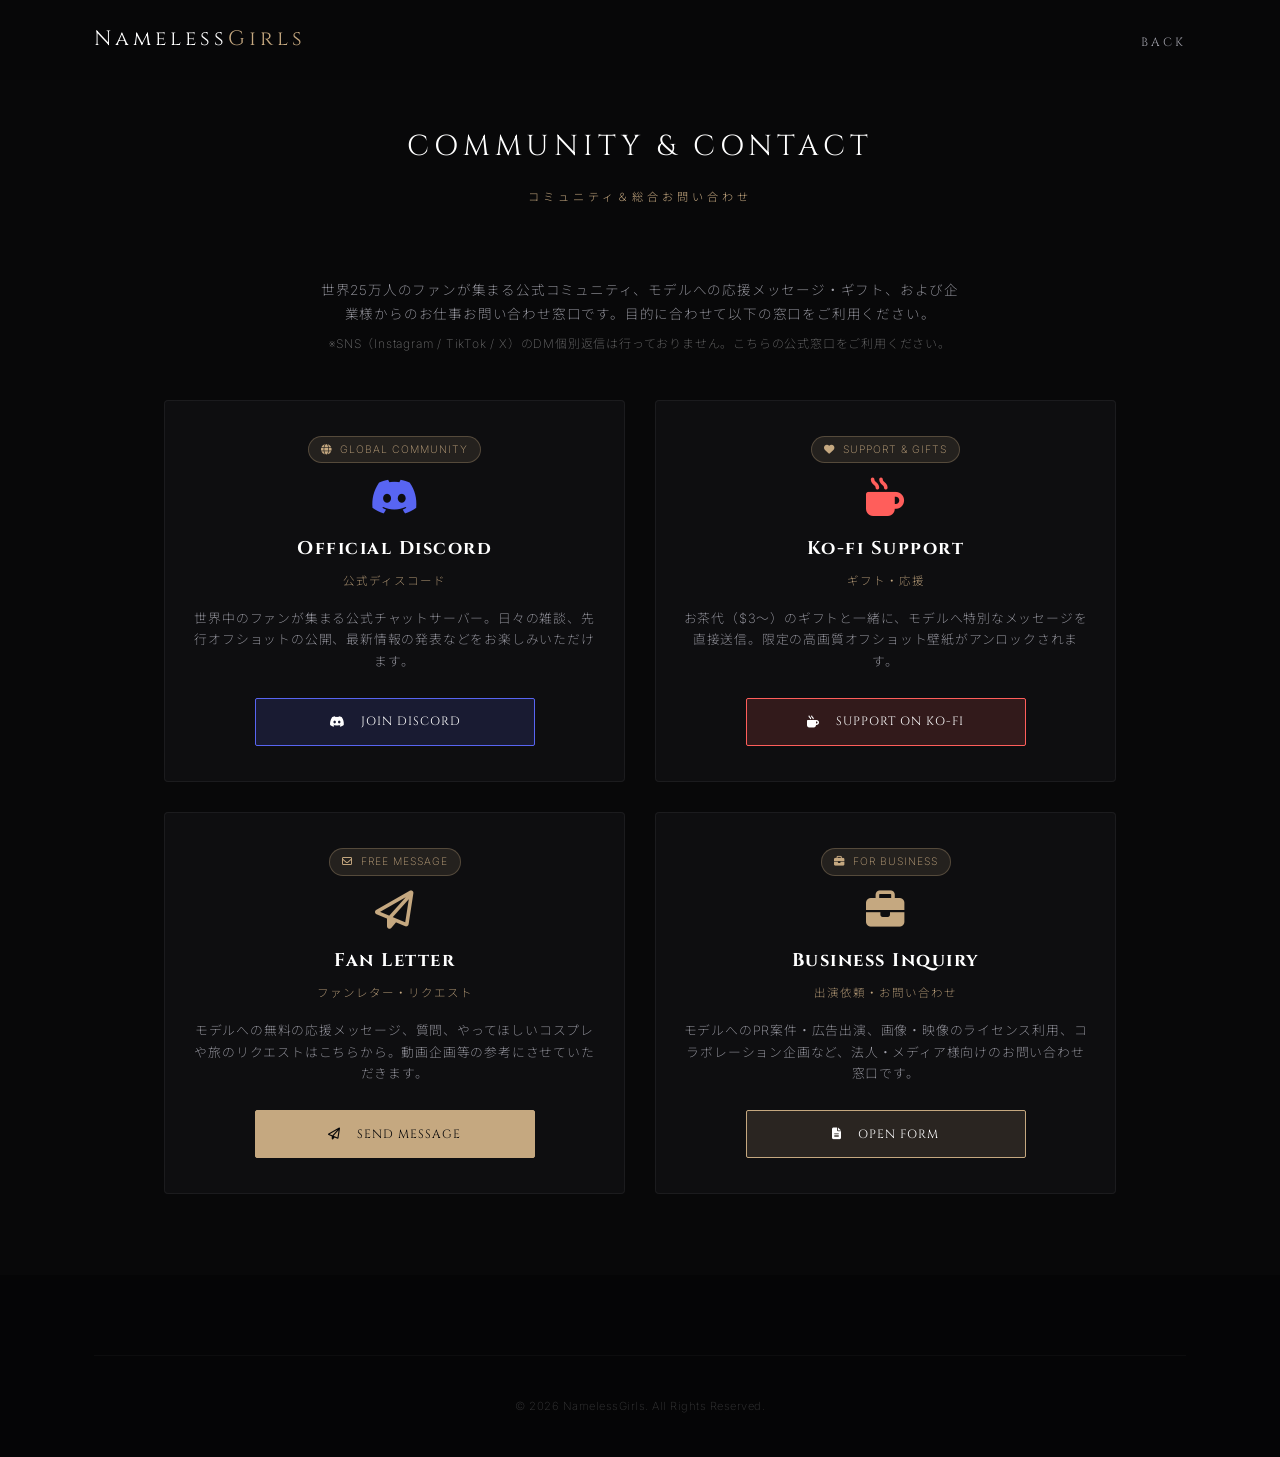
<file: contact.html>
<!DOCTYPE html>
<html lang="ja">
<head>
  <!-- Google tag (gtag.js) -->
  <script async src="https://www.googletagmanager.com/gtag/js?id=G-Z1DTB1J2BC"></script>
  <script>
    window.dataLayer = window.dataLayer || [];
    function gtag(){dataLayer.push(arguments);}
    gtag('js', new Date());

    gtag('config', 'G-Z1DTB1J2BC');
  </script>

  <meta charset="UTF-8">
  <meta name="viewport" content="width=device-width, initial-scale=1.0">
  <title>Community & Contact - NamelessGirls</title>
  
  <!-- Strict Crawler Exclusion -->
  <meta name="robots" content="noindex, nofollow, noarchive, nosnippet">
  
  <!-- FontAwesome for Icons (Upgraded to 6.5.1 for icon reliability) -->
  <link rel="stylesheet" href="https://cdnjs.cloudflare.com/ajax/libs/font-awesome/6.5.1/css/all.min.css">
  
  <!-- Custom Stylesheet with Cache Buster -->
  <link rel="stylesheet" href="style.css?v=45.0">
</head>
<body>

  <!-- Navigation Header (Always scrolled state style) -->
  <header class="scrolled">
    <div class="container navbar">
      <a href="index.html" class="logo">Nameless<span>Girls</span></a>
      <ul class="nav-links">
        <li><a href="index.html" onclick="if(document.referrer.indexOf(window.location.host)!==-1){history.back(); return false;}">Back</a></li>
      </ul>
    </div>
  </header>

  <!-- Contact Form Container -->
  <div class="container contact-container" style="max-width: 1000px; padding-top: 120px; padding-bottom: 80px;">
    <h2 class="section-title" style="text-align: center;">Community & Contact<span>コミュニティ＆総合お問い合わせ</span></h2>
    <p class="contact-intro" style="text-align: center; max-width: 650px; margin: 0 auto 30px; font-size: 0.85rem; line-height: 1.8; color: var(--color-text-sub);">
      世界25万人のファンが集まる公式コミュニティ、モデルへの応援メッセージ・ギフト、および企業様からのお仕事お問い合わせ窓口です。目的に合わせて以下の窓口をご利用ください。<br>
      <span style="font-size: 0.75rem; color: rgba(255, 255, 255, 0.4); display: block; margin-top: 6px;">
        ※SNS（Instagram / TikTok / X）のDM個別返信は行っておりません。こちらの公式窓口をご利用ください。
      </span>
    </p>
    
    <!-- 4 Hub Cards Grid -->
    <div class="contact-hub-grid">
      <!-- Card 1: Discord -->
      <div class="hub-card">
        <span class="hub-badge"><i class="fa-solid fa-globe" style="margin-right: 4px;"></i> Global Community</span>
        <i class="fa-brands fa-discord hub-card-icon" style="color: #5865F2;"></i>
        <h3 class="hub-card-title">Official Discord</h3>
        <div class="hub-subtitle-jp">公式ディスコード</div>
        <p class="hub-card-desc">
          世界中のファンが集まる公式チャットサーバー。日々の雑談、先行オフショットの公開、最新情報の発表などをお楽しみいただけます。
        </p>
        <a href="https://discord.gg/BwdKzkbsw" target="_blank" class="btn btn-primary" style="background: rgba(88, 101, 242, 0.15); border-color: #5865F2; color: #fff;">
          <i class="fa-brands fa-discord" style="margin-right: 8px;"></i> Join Discord
        </a>
      </div>

      <!-- Card 2: Ko-fi (Support & Gifts) -->
      <div class="hub-card">
        <span class="hub-badge"><i class="fa-solid fa-heart" style="margin-right: 4px;"></i> Support & Gifts</span>
        <i class="fa-solid fa-mug-hot hub-card-icon" style="color: #FF5E5B;"></i>
        <h3 class="hub-card-title">Ko-fi Support</h3>
        <div class="hub-subtitle-jp">ギフト・応援</div>
        <p class="hub-card-desc">
          お茶代（$3〜）のギフトと一緒に、モデルへ特別なメッセージを直接送信。限定の高画質オフショット壁紙がアンロックされます。
        </p>
        <a href="https://ko-fi.com/namelessgirls" target="_blank" class="btn btn-primary" style="background: rgba(255, 94, 91, 0.15); border-color: #FF5E5B; color: #fff;">
          <i class="fa-solid fa-mug-hot" style="margin-right: 8px;"></i> Support on Ko-fi
        </a>
      </div>

      <!-- Card 3: Free Fan Letter / Request Box -->
      <div class="hub-card">
        <span class="hub-badge"><i class="fa-regular fa-envelope" style="margin-right: 4px;"></i> Free Message</span>
        <i class="fa-regular fa-paper-plane hub-card-icon" style="color: var(--color-primary);"></i>
        <h3 class="hub-card-title">Fan Letter</h3>
        <div class="hub-subtitle-jp">ファンレター・リクエスト</div>
        <p class="hub-card-desc">
          モデルへの無料の応援メッセージ、質問、やってほしいコスプレや旅のリクエストはこちらから。動画企画等の参考にさせていただきます。
        </p>
        <button type="button" id="open-fan-modal-btn" class="btn btn-primary">
          <i class="fa-regular fa-paper-plane" style="margin-right: 8px;"></i> Send Message
        </button>
      </div>

      <!-- Card 4: Business Inquiries -->
      <div class="hub-card">
        <span class="hub-badge"><i class="fa-solid fa-briefcase" style="margin-right: 4px;"></i> For Business</span>
        <i class="fa-solid fa-briefcase hub-card-icon" style="color: #c5a880;"></i>
        <h3 class="hub-card-title">Business Inquiry</h3>
        <div class="hub-subtitle-jp">出演依頼・お問い合わせ</div>
        <p class="hub-card-desc">
          モデルへのPR案件・広告出演、画像・映像のライセンス利用、コラボレーション企画など、法人・メディア様向けのお問い合わせ窓口です。
        </p>
        <a href="https://docs.google.com/forms/d/e/1FAIpQLSfN60GDHmFyubcyBOjbhVW6LduVAwVngHMPbrD3luUwljD1Tw/viewform" target="_blank" class="btn btn-primary" style="background: rgba(197, 168, 128, 0.15); border-color: var(--color-primary); color: #fff;">
          <i class="fa-solid fa-file-lines" style="margin-right: 8px;"></i> Open Form
        </a>
      </div>
    </div>
  </div>

  <!-- Fan Letter / Request Modal Popup -->
  <div id="fan-letter-modal" class="custom-modal-overlay" style="display: none;">
    <div class="custom-modal-content">
      <div class="modal-header">
        <div class="modal-title-wrap">
          <i class="fa-regular fa-envelope-open" style="color: var(--color-primary); font-size: 1.2rem; margin-right: 10px;"></i>
          <h3 class="modal-title">Fan Letter & Request</h3>
        </div>
        <button type="button" class="modal-close-btn" id="close-fan-modal-btn">&times;</button>
      </div>
      <p class="modal-intro">
        モデルへの応援メッセージや、やってほしいコスプレ・企画のリクエストをお気軽にどうぞ💌
      </p>

      <form id="fan-letter-form" class="modal-form">
        <!-- Recipient Model Select -->
        <div class="form-group" style="margin-bottom: 18px; text-align: left;">
          <label class="form-label" style="display: block; font-size: 0.75rem; color: var(--color-primary); margin-bottom: 6px; letter-spacing: 0.5px;"><i class="fa-regular fa-user" style="margin-right: 6px;"></i> 宛先モデル / To Model</label>
          <select id="fan-model-select" class="form-control" required style="width: 100%; height: 44px; background: rgba(255, 255, 255, 0.05); border: 1px solid var(--color-border); color: #fff; padding: 0 12px; border-radius: 2px; font-family: inherit; font-size: 0.85rem;">
            <option value="Mii Hoshimiya" style="background: #18181c; color: #fff;">星野 みぃ / Mii Hoshino</option>
            <option value="Rin Tachibana" style="background: #18181c; color: #fff;">橘 りん / Rin Tachibana</option>
            <option value="Luna & Lea" style="background: #18181c; color: #fff;">有栖 さな & 桜井 ゆあ / Luna & Lea</option>
            <option value="Noa Shiraishi" style="background: #18181c; color: #fff;">白石 乃愛 / Noa Shiraishi</option>
            <option value="Kotoha Ichinose" style="background: #18181c; color: #fff;">一ノ瀬 ことは / Kotoha Ichinose</option>
            <option value="All Models" style="background: #18181c; color: #fff;">エージェンシー全体 / All Models</option>
          </select>
        </div>

        <!-- Nickname Input -->
        <div class="form-group" style="margin-bottom: 18px; text-align: left;">
          <label class="form-label" style="display: block; font-size: 0.75rem; color: var(--color-primary); margin-bottom: 6px; letter-spacing: 0.5px;"><i class="fa-regular fa-id-badge" style="margin-right: 6px;"></i> ニックネーム / Nickname</label>
          <input type="text" id="fan-nickname" class="form-control" placeholder="あなたのニックネーム (Your name)" required maxlength="50" style="width: 100%; height: 44px; background: rgba(255, 255, 255, 0.05); border: 1px solid var(--color-border); color: #fff; padding: 0 12px; border-radius: 2px; font-family: inherit; font-size: 0.85rem;">
        </div>

        <!-- Message Input -->
        <div class="form-group" style="margin-bottom: 22px; text-align: left;">
          <label class="form-label" style="display: block; font-size: 0.75rem; color: var(--color-primary); margin-bottom: 6px; letter-spacing: 0.5px;"><i class="fa-regular fa-comment-dots" style="margin-right: 6px;"></i> メッセージ・リクエスト / Message</label>
          <textarea id="fan-message" class="form-control" rows="4" placeholder="応援メッセージや、やってほしいコスプレ・旅のリクエストを書いてね！" required maxlength="1000" style="width: 100%; background: rgba(255, 255, 255, 0.05); border: 1px solid var(--color-border); color: #fff; padding: 12px; border-radius: 2px; font-family: inherit; font-size: 0.85rem; resize: vertical;"></textarea>
        </div>

        <button type="submit" class="btn btn-primary modal-submit-btn" style="width: 100%; height: 48px; display: inline-flex; align-items: center; justify-content: center; font-size: 0.8rem; letter-spacing: 1px; text-transform: uppercase;">
          <i class="fa-regular fa-paper-plane" style="margin-right: 8px;"></i> メッセージを送信する
        </button>
      </form>

      <!-- Success State (Initially Hidden) -->
      <div id="fan-modal-success" class="modal-success-wrap" style="display: none; padding: 30px 10px; text-align: center;">
        <i class="fa-solid fa-circle-check" style="color: #4BB543; font-size: 3rem; margin-bottom: 15px; display: inline-block;"></i>
        <h4 style="font-family: var(--font-title); font-size: 1.2rem; color: #fff; margin-bottom: 10px; letter-spacing: 1px;">Thank you! 🤍</h4>
        <p style="font-size: 0.85rem; color: var(--color-text-sub); line-height: 1.6; margin-bottom: 25px;">
          メッセージを受け付けました！<br>モデル本人と運営チームに大切にお届けします✨
        </p>
        <button type="button" class="btn btn-secondary" id="modal-success-close-btn" style="min-width: 140px; height: 42px;">閉じる</button>
      </div>
    </div>
  </div>

  <!-- Footer -->
  <footer>
    <div class="container">
      <div class="footer-bottom">
        <div>&copy; 2026 NamelessGirls. All Rights Reserved.</div>
      </div>
    </div>
  </footer>

  <!-- Contact JS handler (Shares the app.js handler) -->
  <script src="app.js?v=8.0"></script>
</body>
</html>
</file>
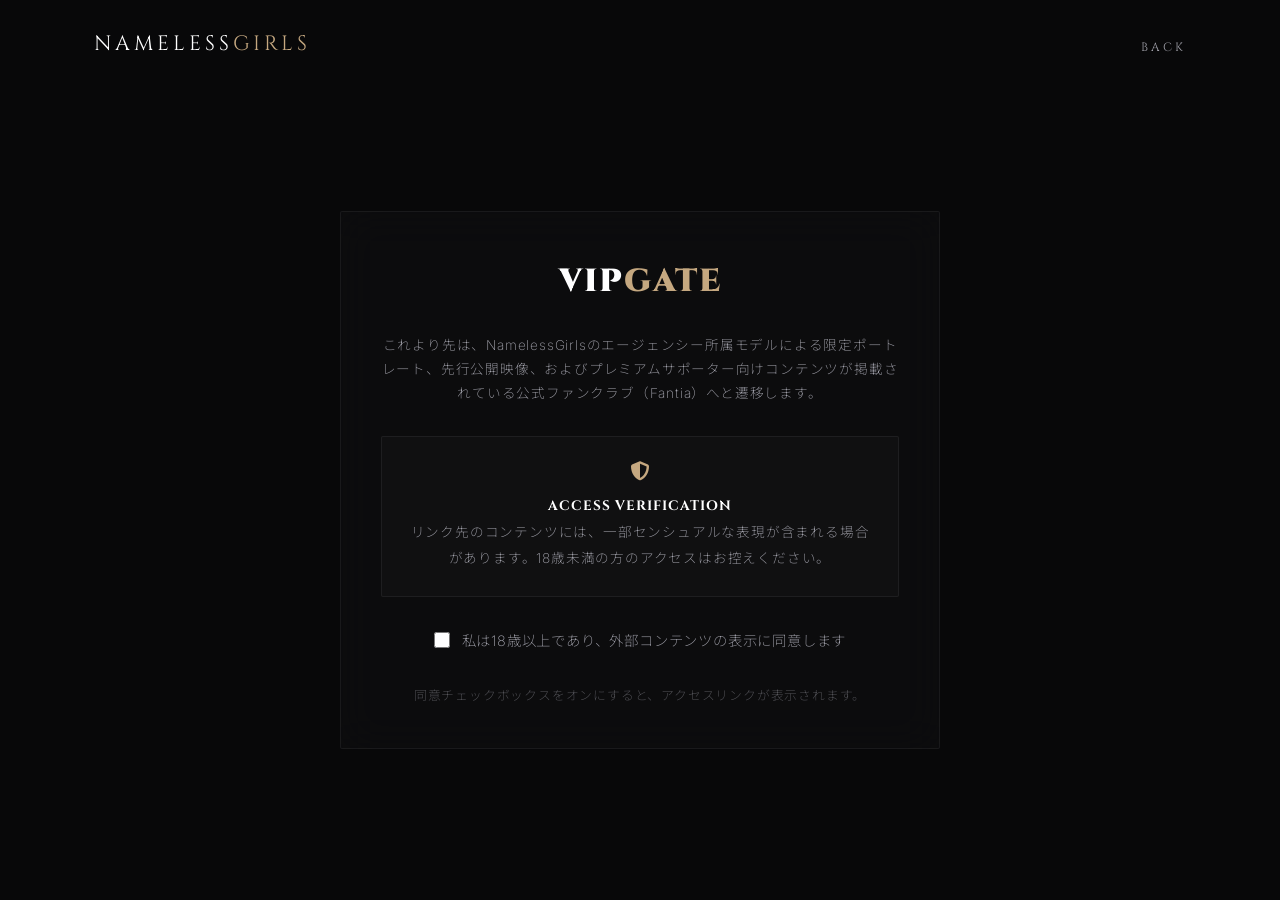
<file: lounge.html>
<!DOCTYPE html>
<html lang="ja">
<head>
  <!-- Google tag (gtag.js) -->
  <script async src="https://www.googletagmanager.com/gtag/js?id=G-Z1DTB1J2BC"></script>
  <script>
    window.dataLayer = window.dataLayer || [];
    function gtag(){dataLayer.push(arguments);}
    gtag('js', new Date());

    gtag('config', 'G-Z1DTB1J2BC');
  </script>

  <meta charset="UTF-8">
  <meta name="viewport" content="width=device-width, initial-scale=1.0">
  <title>VIP Lounge - NamelessGirls</title>
  
  <!-- Strict Crawler Exclusion -->
  <meta name="robots" content="noindex, nofollow, noarchive, nosnippet">
  
  <!-- FontAwesome for Icons -->
  <link rel="stylesheet" href="https://cdnjs.cloudflare.com/ajax/libs/font-awesome/6.4.0/css/all.min.css">
  
  <!-- Custom Stylesheet -->
  <link rel="stylesheet" href="style.css">
  
  <style>
    .lounge-container {
      min-height: 100vh;
      display: flex;
      align-items: center;
      justify-content: center;
      padding: 100px 20px 40px;
    }
    .lounge-card {
      max-width: 600px;
      width: 100%;
      padding: 40px;
      text-align: center;
    }
    .lounge-logo {
      font-family: var(--font-title);
      font-size: 2rem;
      font-weight: 900;
      letter-spacing: 2px;
      margin-bottom: 20px;
    }
    .lounge-logo span {
      color: var(--color-primary);
    }
    .lounge-warning {
      border: 1px solid var(--color-border);
      background: rgba(255, 255, 255, 0.02);
      border-radius: 2px;
      padding: 24px;
      margin: 30px 0;
      font-size: 0.85rem;
      color: var(--color-text-sub);
    }
    .lounge-warning strong {
      color: #fff;
      font-family: var(--font-title);
      letter-spacing: 1px;
    }
    .verification-box {
      margin: 30px 0;
      display: flex;
      align-items: center;
      justify-content: center;
      gap: 12px;
      font-size: 0.9rem;
    }
    .verification-box input[type="checkbox"] {
      width: 16px;
      height: 16px;
      cursor: pointer;
      accent-color: var(--color-primary);
    }
    .vip-links-container {
      display: flex;
      flex-direction: column;
      gap: 15px;
      margin-top: 30px;
      opacity: 0.5;
      pointer-events: none;
      transition: var(--transition-smooth);
    }
    .vip-links-container.active {
      opacity: 1;
      pointer-events: auto;
    }
    .vip-link-btn {
      width: 100%;
      display: flex;
      align-items: center;
      justify-content: space-between;
      padding: 20px 24px;
      background: rgba(255, 255, 255, 0.01);
      border: 1px solid var(--color-border);
      border-radius: 2px;
      font-family: var(--font-title);
      font-size: 0.8rem;
      letter-spacing: 1.5px;
      color: #fff;
      cursor: pointer;
      transition: var(--transition-smooth);
      text-transform: uppercase;
    }
    .vip-link-btn:hover {
      background: rgba(197, 168, 128, 0.05);
      border-color: var(--color-primary);
      box-shadow: var(--box-shadow-gold);
      transform: translateY(-2px);
    }
    .vip-link-btn.patreon:hover {
      background: rgba(255, 66, 77, 0.02);
      border-color: #ff424d;
      box-shadow: 0 10px 30px rgba(255, 66, 77, 0.1);
    }
    .vip-link-btn i {
      font-size: 1rem;
    }
  </style>
</head>
<body>

  <!-- Navigation Header (Mini) -->
  <header>
    <div class="container navbar">
      <a href="index.html" class="logo">NAMELESS<span>GIRLS</span></a>
      <ul class="nav-links">
        <li><a href="index.html" onclick="if(document.referrer.indexOf(window.location.host)!==-1){history.back(); return false;}">Back</a></li>
      </ul>
    </div>
  </header>

  <!-- Lounge Container -->
  <div class="lounge-container">
    <div class="lounge-card glass-panel">
      <div class="lounge-logo">VIP<span>GATE</span></div>
      
      <p style="color: var(--color-text-sub); font-size: 0.85rem; line-height: 1.8;">
        これより先は、NamelessGirlsのエージェンシー所属モデルによる限定ポートレート、先行公開映像、およびプレミアムサポーター向けコンテンツが掲載されている公式ファンクラブ（Fantia）へと遷移します。
      </p>

      <div class="lounge-warning">
        <i class="fa-solid fa-shield-halved" style="color: var(--color-primary); margin-bottom: 12px; font-size: 1.2rem;"></i><br>
        <strong>ACCESS VERIFICATION</strong><br>
        リンク先のコンテンツには、一部センシュアルな表現が含まれる場合があります。18歳未満の方のアクセスはお控えください。
      </div>

      <!-- Verification Lock (Shield against simple crawlers) -->
      <div class="verification-box">
        <input type="checkbox" id="verify-age">
        <label for="verify-age" style="cursor: pointer; color: var(--color-text-sub);">私は18歳以上であり、外部コンテンツの表示に同意します</label>
      </div>

      <!-- Obfuscated Links (Rendered dynamically by JavaScript to prevent static code scanning) -->
      <div class="vip-links-container" id="vip-links">
        <div style="text-align: center; font-size: 0.8rem; color: var(--color-text-sub);">
          同意チェックボックスをオンにすると、アクセスリンクが表示されます。
        </div>
      </div>
      
    </div>
  </div>

  <script>
    // Local script for decrypting and rendering obfuscated links dynamically
    document.addEventListener('DOMContentLoaded', () => {
      const verifyCheckbox = document.getElementById('verify-age');
      const linksContainer = document.getElementById('vip-links');

      // Base64 Encoded Target URLs (Obfuscated to hide domain addresses from static scanner bots)
      // Mii Fantia (Demo): https://fantia.jp/ (Base64: aHR0cHM6Ly9mYW50aWEuanAv)
      const encodedUrls = {
        fantia_mii: 'aHR0cHM6Ly9mYW50aWEuanAv'
      };

      const decodeUrl = (encodedStr) => {
        try {
          return atob(encodedStr);
        } catch (e) {
          return '#';
        }
      };

      verifyCheckbox.addEventListener('change', () => {
        if (verifyCheckbox.checked) {
          linksContainer.classList.add('active');
          renderVipLinks();
        } else {
          linksContainer.classList.remove('active');
          linksContainer.innerHTML = `<div style="text-align: center; font-size: 0.8rem; color: var(--color-text-sub);">同意チェックボックスをオンにすると、アクセスリンクが表示されます。</div>`;
        }
      });

      function renderVipLinks() {
        linksContainer.innerHTML = `
          <div style="text-align: left; margin-bottom: 10px; font-size: 0.8rem; color: var(--color-primary); font-weight: 700; text-transform: uppercase; letter-spacing: 1px;">
            <i class="fas fa-lock-open"></i> Available VIP Channel
          </div>
          
          <button class="vip-link-btn" data-url="${encodedUrls.fantia_mii}">
            <span><i class="fas fa-heart" style="color: var(--color-primary); margin-right: 10px;"></i> Mii Official Fantia (限定画像・ファンクラブ)</span>
            <i class="fas fa-chevron-right"></i>
          </button>
        `;

        // Add event listeners to decoded navigation buttons
        const vipButtons = linksContainer.querySelectorAll('.vip-link-btn');
        vipButtons.forEach(btn => {
          btn.addEventListener('click', () => {
            const targetUrl = decodeUrl(btn.getAttribute('data-url'));
            if (targetUrl && targetUrl !== '#') {
              window.open(targetUrl, '_blank', 'noopener,noreferrer');
            }
          });
        });
      }
    });
  </script>
</body>
</html>
</file>
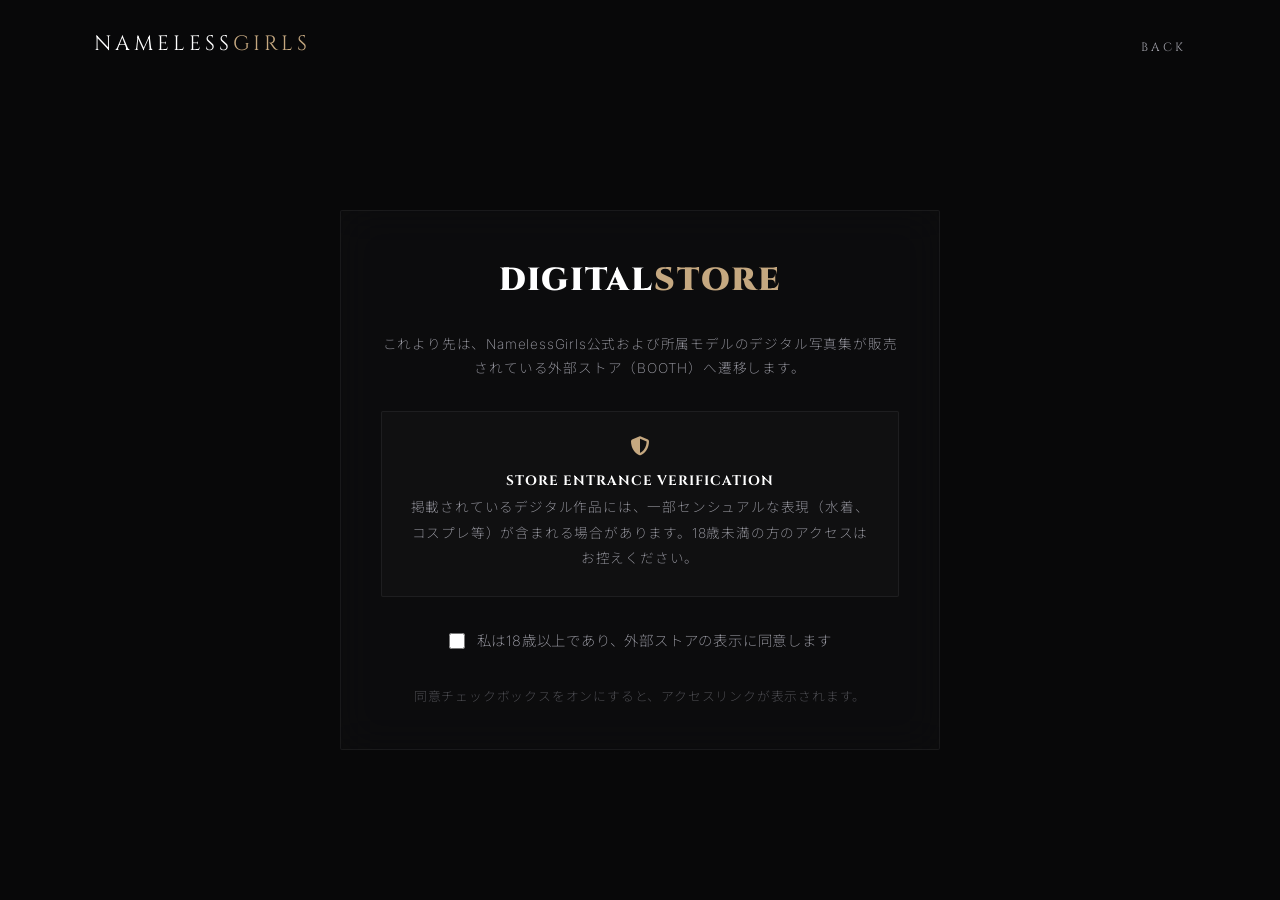
<file: shop.html>
<!DOCTYPE html>
<html lang="ja">
<head>
  <!-- Google tag (gtag.js) -->
  <script async src="https://www.googletagmanager.com/gtag/js?id=G-Z1DTB1J2BC"></script>
  <script>
    window.dataLayer = window.dataLayer || [];
    function gtag(){dataLayer.push(arguments);}
    gtag('js', new Date());

    gtag('config', 'G-Z1DTB1J2BC');
  </script>

  <meta charset="UTF-8">
  <meta name="viewport" content="width=device-width, initial-scale=1.0">
  <title>Digital Store - NamelessGirls</title>
  
  <!-- Strict Crawler Exclusion -->
  <meta name="robots" content="noindex, nofollow, noarchive, nosnippet">
  
  <!-- FontAwesome for Icons -->
  <link rel="stylesheet" href="https://cdnjs.cloudflare.com/ajax/libs/font-awesome/6.4.0/css/all.min.css">
  
  <!-- Custom Stylesheet -->
  <link rel="stylesheet" href="style.css">
  
  <style>
    .lounge-container {
      min-height: 100vh;
      display: flex;
      align-items: center;
      justify-content: center;
      padding: 100px 20px 40px;
    }
    .lounge-card {
      max-width: 600px;
      width: 100%;
      padding: 40px;
      text-align: center;
    }
    .lounge-logo {
      font-family: var(--font-title);
      font-size: 2rem;
      font-weight: 900;
      letter-spacing: 2px;
      margin-bottom: 20px;
    }
    .lounge-logo span {
      color: var(--color-primary);
    }
    .lounge-warning {
      border: 1px solid var(--color-border);
      background: rgba(255, 255, 255, 0.02);
      border-radius: 2px;
      padding: 24px;
      margin: 30px 0;
      font-size: 0.85rem;
      color: var(--color-text-sub);
    }
    .lounge-warning strong {
      color: #fff;
      font-family: var(--font-title);
      letter-spacing: 1px;
    }
    .verification-box {
      margin: 30px 0;
      display: flex;
      align-items: center;
      justify-content: center;
      gap: 12px;
      font-size: 0.9rem;
    }
    .verification-box input[type="checkbox"] {
      width: 16px;
      height: 16px;
      cursor: pointer;
      accent-color: var(--color-primary);
    }
    .vip-links-container {
      display: flex;
      flex-direction: column;
      gap: 15px;
      margin-top: 30px;
      opacity: 0.5;
      pointer-events: none;
      transition: var(--transition-smooth);
    }
    .vip-links-container.active {
      opacity: 1;
      pointer-events: auto;
    }
    .vip-link-btn {
      width: 100%;
      display: flex;
      align-items: center;
      justify-content: space-between;
      padding: 20px 24px;
      background: rgba(255, 255, 255, 0.01);
      border: 1px solid var(--color-border);
      border-radius: 2px;
      font-family: var(--font-title);
      font-size: 0.8rem;
      letter-spacing: 1.5px;
      color: #fff;
      cursor: pointer;
      transition: var(--transition-smooth);
      text-transform: uppercase;
    }
    .vip-link-btn:hover {
      background: rgba(197, 168, 128, 0.05);
      border-color: var(--color-primary);
      box-shadow: var(--box-shadow-gold);
      transform: translateY(-2px);
    }
    .vip-link-btn i {
      font-size: 1rem;
    }
  </style>
</head>
<body>

  <!-- Navigation Header (Mini) -->
  <header>
    <div class="container navbar">
      <a href="index.html" class="logo">NAMELESS<span>GIRLS</span></a>
      <ul class="nav-links">
        <li><a href="index.html" onclick="if(document.referrer.indexOf(window.location.host)!==-1){history.back(); return false;}">Back</a></li>
      </ul>
    </div>
  </header>

  <!-- Lounge Container -->
  <div class="lounge-container">
    <div class="lounge-card glass-panel">
      <div class="lounge-logo">DIGITAL<span>STORE</span></div>
      
      <p style="color: var(--color-text-sub); font-size: 0.85rem; line-height: 1.8;">
        これより先は、NamelessGirls公式および所属モデルのデジタル写真集が販売されている外部ストア（BOOTH）へ遷移します。
      </p>

      <div class="lounge-warning">
        <i class="fa-solid fa-shield-halved" style="color: var(--color-primary); margin-bottom: 12px; font-size: 1.2rem;"></i><br>
        <strong>STORE ENTRANCE VERIFICATION</strong><br>
        掲載されているデジタル作品には、一部センシュアルな表現（水着、コスプレ等）が含まれる場合があります。18歳未満の方のアクセスはお控えください。
      </div>

      <!-- Verification Lock (Shield against simple crawlers) -->
      <div class="verification-box">
        <input type="checkbox" id="verify-age">
        <label for="verify-age" style="cursor: pointer; color: var(--color-text-sub);">私は18歳以上であり、外部ストアの表示に同意します</label>
      </div>

      <!-- Obfuscated Links (Rendered dynamically by JavaScript to prevent static code scanning) -->
      <div class="vip-links-container" id="vip-links">
        <div style="text-align: center; font-size: 0.8rem; color: var(--color-text-sub);">
          同意チェックボックスをオンにすると、アクセスリンクが表示されます。
        </div>
      </div>
      
    </div>
  </div>

  <!-- Custom JavaScript File -->
  <script src="app.js"></script>
  <script>
    document.addEventListener('DOMContentLoaded', () => {
      const verifyCheckbox = document.getElementById('verify-age');
      const linksContainer = document.getElementById('vip-links');

      // BOOTH Store (Production): https://namelessgirls.booth.pm/ (Base64: aHR0cHM6Ly9uYW1lbGVzc2dpcmxzLmJvb3RoLnBtLw==)
      const encodedUrls = {
        booth_store: 'aHR0cHM6Ly9uYW1lbGVzc2dpcmxzLmJvb3RoLnBtLw=='
      };

      const decodeUrl = (encodedStr) => {
        try {
          return atob(encodedStr);
        } catch (e) {
          return '#';
        }
      };

      verifyCheckbox.addEventListener('change', () => {
        if (verifyCheckbox.checked) {
          linksContainer.classList.add('active');
          renderVipLinks();
        } else {
          linksContainer.classList.remove('active');
          linksContainer.innerHTML = `<div style="text-align: center; font-size: 0.8rem; color: var(--color-text-sub);">同意チェックボックスをオンにすると、アクセスリンクが表示されます。</div>`;
        }
      });

      function renderVipLinks() {
        linksContainer.innerHTML = `
          <div style="text-align: left; margin-bottom: 10px; font-size: 0.8rem; color: var(--color-primary); font-weight: 700; text-transform: uppercase; letter-spacing: 1px;">
            <i class="fas fa-lock-open"></i> Official Store Link
          </div>
          
          <button class="vip-link-btn" data-url="${encodedUrls.booth_store}">
            <span><i class="fas fa-shopping-bag" style="color: #c5a880; margin-right: 10px;"></i> NamelessGirls BOOTH Store (デジタル写真集)</span>
            <i class="fas fa-chevron-right"></i>
          </button>
        `;

        const vipButtons = linksContainer.querySelectorAll('.vip-link-btn');
        vipButtons.forEach(btn => {
          btn.addEventListener('click', () => {
            const targetUrl = decodeUrl(btn.getAttribute('data-url'));
            if (targetUrl && targetUrl !== '#') {
              window.open(targetUrl, '_blank', 'noopener,noreferrer');
            }
          });
        });
      }
    });
  </script>
</body>
</html>
</file>
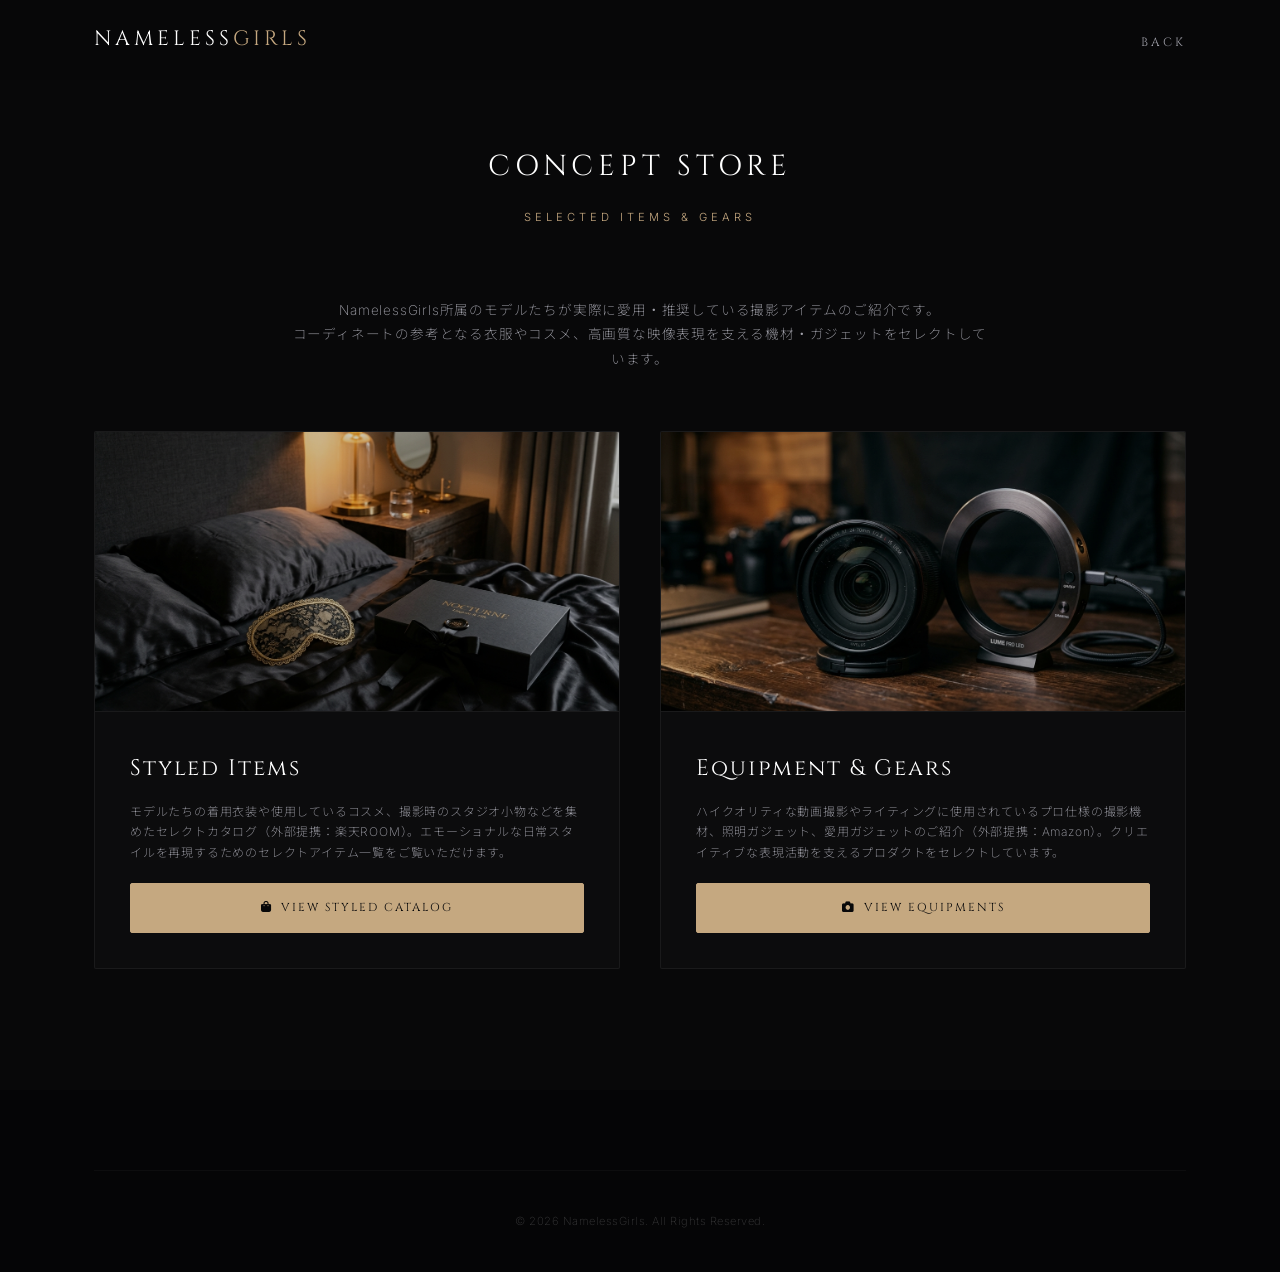
<file: store.html>
<!DOCTYPE html>
<html lang="ja">
<head>
  <!-- Google tag (gtag.js) -->
  <script async src="https://www.googletagmanager.com/gtag/js?id=G-Z1DTB1J2BC"></script>
  <script>
    window.dataLayer = window.dataLayer || [];
    function gtag(){dataLayer.push(arguments);}
    gtag('js', new Date());

    gtag('config', 'G-Z1DTB1J2BC');
  </script>

  <meta charset="UTF-8">
  <meta name="viewport" content="width=device-width, initial-scale=1.0">
  <title>Concept Store - NamelessGirls</title>
  
  <!-- Strict Crawler Exclusion for Portal Consistency -->
  <meta name="robots" content="noindex, nofollow, noarchive, nosnippet">
  
  <!-- FontAwesome for Icons -->
  <link rel="stylesheet" href="https://cdnjs.cloudflare.com/ajax/libs/font-awesome/6.4.0/css/all.min.css">
  
  <!-- Custom Stylesheet -->
  <link rel="stylesheet" href="style.css?v=5.1">
  
  <style>
    .store-container {
      padding-top: 140px;
      padding-bottom: 80px;
    }
    .store-intro {
      text-align: center;
      max-width: 700px;
      margin: 0 auto 60px;
      color: var(--color-text-sub);
      font-size: 0.85rem;
      line-height: 1.8;
    }
    .store-grid {
      display: grid;
      grid-template-columns: 1fr 1fr;
      gap: 40px;
      margin-bottom: 40px;
    }
    .store-portal-card {
      display: flex;
      flex-direction: column;
      border: 1px solid var(--color-border);
      border-radius: 2px;
      background: var(--bg-card);
      overflow: hidden;
      transition: var(--transition-smooth);
    }
    .store-portal-card:hover {
      border-color: var(--color-border-hover);
      box-shadow: var(--box-shadow-gold);
      transform: translateY(-5px);
    }
    .store-img-wrap {
      width: 100%;
      height: 280px;
      overflow: hidden;
      border-bottom: 1px solid var(--color-border);
    }
    .store-img {
      width: 100%;
      height: 100%;
      object-fit: cover;
      transition: var(--transition-smooth);
      filter: brightness(0.8);
    }
    .store-portal-card:hover .store-img {
      transform: scale(1.03);
      filter: brightness(0.95);
    }
    .store-content-wrap {
      padding: 35px;
      display: flex;
      flex-direction: column;
      justify-content: space-between;
      flex-grow: 1;
      gap: 20px;
    }
    .store-info {
      display: flex;
      flex-direction: column;
      gap: 12px;
    }
    .store-card-title {
      font-family: var(--font-title);
      font-size: 1.4rem;
      letter-spacing: 2px;
      font-weight: 400;
    }
    .store-card-desc {
      font-size: 0.75rem;
      color: var(--color-text-sub);
      line-height: 1.7;
    }
    .store-btn {
      width: 100%;
    }
    
    @media (max-width: 768px) {
      .store-grid {
        grid-template-columns: 1fr;
        gap: 30px;
      }
      .store-img-wrap {
        height: 220px;
      }
    }
  </style>
</head>
<body>

  <!-- Navigation Header -->
  <header class="scrolled">
    <div class="container navbar">
      <a href="index.html" class="logo">NAMELESS<span>GIRLS</span></a>
      <ul class="nav-links">
        <li><a href="index.html" onclick="if(document.referrer.indexOf(window.location.host)!==-1){history.back(); return false;}">Back</a></li>
      </ul>
    </div>
  </header>

  <!-- Store Section -->
  <div class="container store-container">
    <h2 class="section-title">Concept Store<span>Selected Items & Gears</span></h2>
    
    <p class="store-intro">
      NamelessGirls所属のモデルたちが実際に愛用・推奨している撮影アイテムのご紹介です。<br>
      コーディネートの参考となる衣服やコスメ、高画質な映像表現を支える機材・ガジェットをセレクトしています。
    </p>

    <div class="store-grid">
      <!-- Card 1: Rakuten Room (Styled Items) -->
      <div class="store-portal-card">
        <div class="store-img-wrap">
          <img src="assets/images/rakuten_preview.jpg" alt="Styled Items Cosmetics" class="store-img">
        </div>
        <div class="store-content-wrap">
          <div class="store-info">
            <h3 class="store-card-title">Styled Items</h3>
            <p class="store-card-desc">
              モデルたちの着用衣装や使用しているコスメ、撮影時のスタジオ小物などを集めたセレクトカタログ（外部提携：楽天ROOM）。エモーショナルな日常スタイルを再現するためのセレクトアイテム一覧をご覧いただけます。
            </p>
          </div>
          <a href="https://room.rakuten.co.jp/a_girl/items" target="_blank" class="btn btn-primary store-btn">
            <i class="fa-solid fa-bag-shopping"></i> View Styled Catalog
          </a>
        </div>
      </div>

      <!-- Card 2: Amazon Storefront (Equipment & Gears) -->
      <div class="store-portal-card">
        <div class="store-img-wrap">
          <img src="assets/images/amazon_preview.jpg" alt="Camera Gears Light" class="store-img">
        </div>
        <div class="store-content-wrap">
          <div class="store-info">
            <h3 class="store-card-title">Equipment & Gears</h3>
            <p class="store-card-desc">
              ハイクオリティな動画撮影やライティングに使用されているプロ仕様の撮影機材、照明ガジェット、愛用ガジェットのご紹介（外部提携：Amazon）。クリエイティブな表現活動を支えるプロダクトをセレクトしています。
            </p>
          </div>
          <a href="https://amzn.asia/d/02xXDoou" target="_blank" class="btn btn-primary store-btn">
            <i class="fa-solid fa-camera"></i> View Equipments
          </a>
        </div>
      </div>
    </div>
  </div>

  <!-- Footer -->
  <footer>
    <div class="container">
      <div class="footer-bottom">
        <div>&copy; 2026 NamelessGirls. All Rights Reserved.</div>
      </div>
    </div>
  </footer>

</body>
</html>
</file>
<file: style.css>
@import url('https://fonts.googleapis.com/css2?family=Cinzel:wght@300;400;600;700&family=Inter:wght@100;200;300;400;500;600&family=Noto+Sans+JP:wght@100;200;300;400;500&family=Yomogi&family=Caveat:wght@400;700&family=Mr+De+Haviland&family=Zen+Kurenaido&display=swap');
/* Google Fonts Imports - Elegant serif, sans-serif, and premium handwriting script */

/* CSS Variables - Refined Minimal Luxury Theme */
:root {
  --bg-color: #080809;
  --bg-section-alt: #0d0d0f; /* Subtle variation for section backgrounds */
  --bg-card: rgba(15, 15, 17, 0.6);
  --bg-card-hover: rgba(22, 22, 26, 0.9);
  --color-primary: #c5a880; /* Soft Champagne Gold */
  --color-primary-hover: #b39670;
  --color-text: #ffffff;
  --color-text-sub: #a1a1aa; /* Higher contrast for accessibility (was #8a8a93) */
  --color-border: rgba(255, 255, 255, 0.06);
  --color-border-hover: rgba(197, 168, 128, 0.3);
  
  --font-title: 'Cinzel', serif;
  --font-body: 'Inter', 'Noto Sans JP', sans-serif;
  --font-handwriting: 'Yomogi', 'Noto Sans JP', sans-serif; /* Japanese handwritten pen style */
  --font-signature: 'Caveat', cursive; /* English signature cursive style */
  --transition-smooth: all 0.6s cubic-bezier(0.16, 1, 0.3, 1);
  --box-shadow-subtle: 0 20px 50px rgba(0, 0, 0, 0.6);
  --box-shadow-gold: 0 15px 40px rgba(197, 168, 128, 0.08);
}

/* Reset Styles */
* {
  margin: 0;
  padding: 0;
  box-sizing: border-box;
}

/* Force form controls and buttons to inherit custom fonts */
input, textarea, select, button {
  font-family: inherit;
  font-size: inherit;
  color: inherit;
}

body {
  background-color: var(--bg-color);
  color: var(--color-text);
  font-family: var(--font-body);
  font-weight: 200; /* Light weight for elegance */
  line-height: 1.9;
  letter-spacing: 0.8px;
  overflow-x: hidden;
}

a {
  color: inherit;
  text-decoration: none;
}

/* Scrollbar Customization */
::-webkit-scrollbar {
  width: 5px;
}
::-webkit-scrollbar-track {
  background: var(--bg-color);
}
::-webkit-scrollbar-thumb {
  background: rgba(197, 168, 128, 0.15);
}
::-webkit-scrollbar-thumb:hover {
  background: var(--color-primary);
}

/* Global Button Styles (Luxury Gold & Minimal Borders) */
.btn {
  display: inline-flex;
  align-items: center;
  justify-content: center;
  padding: 13px 26px;
  font-family: var(--font-title);
  font-size: 0.72rem;
  font-weight: 400;
  letter-spacing: 2px;
  text-transform: uppercase;
  border-radius: 2px;
  cursor: pointer;
  transition: var(--transition-smooth);
  border: 1px solid transparent;
  gap: 8px;
}

.btn-primary {
  background-color: var(--color-primary);
  color: #080809;
  border-color: var(--color-primary);
}

.btn-primary:hover {
  background-color: transparent;
  color: var(--color-primary);
  border-color: var(--color-primary);
  box-shadow: var(--box-shadow-gold);
}

.btn-secondary {
  background-color: transparent;
  color: #ffffff;
  border-color: rgba(255, 255, 255, 0.15);
}

.btn-secondary:hover {
  border-color: var(--color-primary);
  color: var(--color-primary);
  box-shadow: var(--box-shadow-gold);
}

/* Typography & Layout Utilities */
.container {
  max-width: 1140px;
  margin: 0 auto;
  padding: 0 24px;
}

section {
  padding: 120px 0;
}

.section-title {
  font-family: var(--font-title);
  font-size: 1.8rem;
  font-weight: 300;
  text-transform: uppercase;
  letter-spacing: 5px;
  text-align: center;
  margin-bottom: 70px;
  color: var(--color-text);
}

.section-title span {
  display: block;
  font-size: 0.7rem;
  font-family: var(--font-body);
  font-weight: 300;
  color: var(--color-primary);
  letter-spacing: 4px;
  margin-top: 12px;
  text-transform: uppercase;
}

/* Glassmorphism panel - Refined */
.glass-panel {
  background: var(--bg-card);
  backdrop-filter: blur(20px);
  -webkit-backdrop-filter: blur(20px);
  border: 1px solid var(--color-border);
  border-radius: 2px;
  transition: var(--transition-smooth);
}

/* Header & Navigation (Interactive transparent to dark background) */
header {
  position: fixed;
  top: 0;
  left: 0;
  width: 100%;
  z-index: 1000;
  background: transparent;
  border-bottom: none !important; /* Completely removed to prevent white flash glitch */
  transition: background 0.4s ease;
}

header.scrolled {
  background: rgba(8, 8, 9, 0.85);
  backdrop-filter: blur(20px);
  -webkit-backdrop-filter: blur(20px);
  border-bottom: none !important; /* Completely removed border for a cleaner aesthetic */
}

.navbar {
  display: flex;
  justify-content: space-between;
  align-items: center;
  height: 90px;
  transition: height 0.4s ease;
}

header.scrolled .navbar {
  height: 80px;
}

.logo {
  font-family: var(--font-title);
  font-size: 1.3rem;
  font-weight: 400;
  letter-spacing: 4px;
  color: var(--color-text);
}

.logo span {
  color: var(--color-primary);
  font-weight: 300;
}

.nav-links {
  display: flex;
  list-style: none;
  gap: 40px;
}

.nav-links a {
  font-family: var(--font-title);
  font-size: 0.75rem;
  font-weight: 400;
  letter-spacing: 3px;
  text-transform: uppercase;
  color: var(--color-text-sub);
  transition: var(--transition-smooth);
  padding: 5px 0;
}

.nav-links a:hover {
  color: var(--color-primary);
}

.hero-split-container {
  height: 75vh;
  display: flex;
  width: 100%;
  overflow: hidden;
  position: relative;
  background-color: #080809;
}

.split-col {
  flex: 1;
  height: 100%;
  position: relative;
  overflow: hidden;
  display: flex;
  flex-direction: column;
  justify-content: flex-end;
  padding: 40px 20px;
  text-decoration: none;
  transition: flex 0.6s cubic-bezier(0.25, 1, 0.5, 1), filter 0.6s ease;
  z-index: 1;
  border-right: 1px solid rgba(255, 255, 255, 0.03);
}

.split-col:last-child {
  border-right: none;
}

.split-bg {
  position: absolute;
  top: 0;
  left: 0;
  width: 100%;
  height: 100%;
  background-size: cover;
  background-repeat: no-repeat;
  transition: transform 0.8s cubic-bezier(0.25, 1, 0.5, 1);
  transform: scale(1.02);
  image-rendering: -webkit-optimize-contrast;
}

.split-overlay {
  position: absolute;
  top: 0;
  left: 0;
  width: 100%;
  height: 100%;
  background: linear-gradient(
    to bottom,
    rgba(8, 8, 9, 0.05) 0%,
    rgba(8, 8, 9, 0.15) 50%,
    rgba(8, 8, 9, 0.75) 100%
  );
  transition: opacity 0.6s ease;
  z-index: 2;
}

.split-content {
  position: relative;
  z-index: 3;
  opacity: 0.7;
  transition: opacity 0.6s ease, transform 0.6s ease;
  transform: translateY(10px);
}

.split-num {
  font-family: var(--font-title);
  font-size: 0.85rem;
  color: var(--color-primary);
  display: block;
  margin-bottom: 5px;
  letter-spacing: 2px;
}

.split-name {
  font-family: var(--font-title);
  font-size: 1.1rem;
  color: #ffffff;
  margin-bottom: 4px;
  letter-spacing: 1px;
  white-space: nowrap;
}

.split-tag {
  font-size: 0.7rem;
  color: rgba(255, 255, 255, 0.5);
  letter-spacing: 1px;
  text-transform: uppercase;
}

/* Interactive Hover Effects (Only active when specifically hovering a model card) */
.hero-split-container:has(.split-col:hover) .split-col:not(:hover) {
  flex: 0.75;
  filter: grayscale(20%) brightness(75%);
}

.hero-split-container .split-col:hover {
  flex: 2.2;
  filter: grayscale(0%) brightness(108%);
  z-index: 5;
}

.split-col:hover .split-bg {
  transform: scale(1.06);
}

.split-col:hover .split-overlay {
  background: linear-gradient(
    to bottom,
    rgba(8, 8, 9, 0.0) 0%,
    rgba(8, 8, 9, 0.05) 40%,
    rgba(8, 8, 9, 0.6) 100%
  );
}

.split-col:hover .split-content {
  opacity: 1;
  transform: translateY(0);
}

.split-col:hover .split-name {
  color: #ffffff;
  text-shadow: 0 2px 10px rgba(0, 0, 0, 0.8);
}

/* Brand Overlay Text (Floating overlay in center) */
.hero-brand-overlay {
  position: absolute;
  top: 0;
  left: 0;
  width: 100%;
  height: 100%;
  display: flex;
  align-items: center;
  justify-content: center;
  z-index: 4;
  pointer-events: none; /* Let clicks pass through to columns */
  text-align: center;
}

/* Ultra minimal visual-only brand text */
.hero-brand-wrap {
  display: flex;
  flex-direction: column;
  align-items: center;
  gap: 15px;
  opacity: 0.95;
  transform: scale(1);
  transition: opacity 0.5s cubic-bezier(0.25, 1, 0.5, 1), transform 0.5s cubic-bezier(0.25, 1, 0.5, 1);
}

/* Hide center brand text ONLY when an actual model card is hovered */
.hero-split-container:has(.split-col:hover) .hero-brand-wrap {
  opacity: 0;
  transform: scale(0.92);
  pointer-events: none;
}

.hero-title {
  font-family: var(--font-title);
  font-size: 4rem;
  font-weight: 300;
  letter-spacing: 14px;
  line-height: 1.1;
  text-shadow: 0 4px 20px rgba(0, 0, 0, 0.9), 0 0 50px rgba(0, 0, 0, 0.95);
}

.hero-title span {
  color: var(--color-primary);
}

.hero-subtitle {
  font-size: 0.85rem;
  font-weight: 300;
  letter-spacing: 7px;
  color: rgba(255, 255, 255, 0.75);
  text-transform: uppercase;
  text-shadow: 0 2px 10px rgba(0, 0, 0, 0.9), 0 0 20px rgba(0, 0, 0, 0.95);
}

/* Models Portfolio Section - Clean Professional Split Layout */
.models-grid {
  display: grid;
  grid-template-columns: repeat(auto-fit, minmax(260px, 1fr));
  gap: 40px;
}

.model-card {
  position: relative; /* Anchor the absolute overlay link */
  display: flex;
  flex-direction: column;
  height: 560px; /* Increased to 560px to fit stacked text overlay and avoid bottom truncation */
  border-radius: 2px;
  overflow: hidden;
  border: 1px solid var(--color-border);
  box-shadow: var(--box-shadow-subtle);
  transition: var(--transition-smooth);
  background: #0b0b0c;
}

/* Invisible background overlay to make the card clickable */
.card-click-overlay {
  position: absolute;
  top: 0;
  left: 0;
  width: 100%;
  height: 100%;
  z-index: 3; /* Elevated above info panel to make lower card clickable */
}

.model-card:hover {
  transform: translateY(-8px);
  border-color: var(--color-border-hover);
  box-shadow: var(--box-shadow-gold);
}

/* Photo Wrapper (Top Part of the Split Card) */
.model-img-wrapper {
  position: relative;
  height: 400px;
  width: 100%;
  overflow: hidden;
  flex-shrink: 0;
  border-bottom: 1px solid rgba(255, 255, 255, 0.02);
}

.model-img {
  width: 100%;
  height: 100%;
  object-fit: cover;
  transition: var(--transition-smooth);
  image-rendering: -webkit-optimize-contrast; /* 縮小時のボケ・ジャギーを防止して画質をクリアに保つ */
}

.model-img.cosplay-img {
  position: absolute;
  top: 0;
  left: 0;
  opacity: 0;
  transform: scale(1.02);
}

.model-card:hover .model-img.casual-img {
  opacity: 0;
  transform: scale(0.98);
}

.model-card:hover .model-img.cosplay-img {
  opacity: 1;
  transform: scale(1);
}

.model-img.silhouette {
  filter: brightness(0.18) grayscale(100%);
  opacity: 0.5;
}

/* Card Information Block (Bottom Part of the Split Card - Clean Monotone Background) */
.model-info-overlay {
  position: relative;
  height: 140px;
  padding: 16px 20px;
  background: #0b0b0c;
  z-index: 2;
  display: flex;
  flex-direction: column;
  justify-content: space-between;
}

.model-header {
  display: flex;
  flex-direction: column; /* Changed to vertical stack to prevent layout breaks with long names/badges */
  align-items: flex-start;
  gap: 8px; /* Spacing between name and badges */
}

.model-name {
  font-family: var(--font-title);
  font-size: 1.2rem;
  font-weight: 400;
  letter-spacing: 1px;
  color: #ffffff;
}

.model-name span {
  font-size: 0.75rem;
  font-family: var(--font-body);
  color: var(--color-primary);
  margin-left: 8px;
}

.model-badge {
  font-family: var(--font-body);
  font-size: 0.6rem;
  font-weight: 500;
  letter-spacing: 1px;
  border-bottom: 1px solid var(--color-primary);
  color: var(--color-primary);
  padding-bottom: 2px;
  text-transform: uppercase;
}

/* Media & SNS Section */
.media-section {
  background-color: var(--bg-section-alt);
  border-top: 1px solid rgba(255, 255, 255, 0.01);
  border-bottom: 1px solid rgba(255, 255, 255, 0.01);
}

.media-grid {
  display: grid;
  grid-template-columns: 1.15fr 0.85fr;
  gap: 30px;
  align-items: stretch; /* Stretch to align YouTube heights with SNS list perfectly */
}

/* YouTube Theatre Block */
.youtube-theatre-card {
  position: relative;
  display: block;
  width: 100%;
  aspect-ratio: 16 / 9;
  border-radius: 2px;
  overflow: hidden;
  box-shadow: var(--box-shadow-subtle);
  border: 1px solid var(--color-border);
  background: #000;
}

.youtube-preview-img {
  width: 100%;
  height: 100%;
  object-fit: cover;
  display: block;
  filter: brightness(0.85);
  transition: var(--transition-smooth);
}

.youtube-play-overlay {
  position: absolute;
  top: 0;
  left: 0;
  width: 100%;
  height: 100%;
  background: rgba(11, 11, 12, 0.25);
  display: flex;
  flex-direction: column;
  align-items: center;
  justify-content: center;
  gap: 16px;
  transition: var(--transition-smooth);
  z-index: 2;
}

.youtube-play-button {
  width: 60px;
  height: 60px;
  border-radius: 50%;
  background: #ffffff;
  display: flex;
  align-items: center;
  justify-content: center;
  color: #0b0b0c;
  font-size: 1rem;
  padding-left: 3px;
  box-shadow: 0 10px 30px rgba(0,0,0,0.5);
  transition: var(--transition-smooth);
}

.youtube-play-text {
  font-family: var(--font-title);
  font-size: 0.65rem;
  font-weight: 400;
  letter-spacing: 3px;
  color: #ffffff;
  transition: var(--transition-smooth);
}

.youtube-theatre-card:hover .youtube-preview-img {
  transform: scale(1.02);
  filter: brightness(0.6) blur(1px);
}

.youtube-theatre-card:hover .youtube-play-overlay {
  background: rgba(11, 11, 12, 0.5);
}

.youtube-theatre-card:hover .youtube-play-button {
  background: var(--color-primary);
  color: #080809;
  transform: scale(1.08);
}

.youtube-theatre-card:hover .youtube-play-text {
  color: var(--color-primary);
  letter-spacing: 4px;
}

/* SNS List & Cards - Optimized Contrast & Official Logos */
.sns-list {
  display: flex;
  flex-direction: column;
  justify-content: space-between; /* Stretches cards to match YouTube height */
  height: 100%;
  gap: 10px; /* Reduced gap to accommodate 4 cards elegantly */
}

.sns-card {
  display: flex;
  align-items: center;
  justify-content: space-between;
  padding: 11px 18px; /* Compacted padding for 4-card structure */
  border-radius: 2px;
  border: 1px solid rgba(255, 255, 255, 0.04);
  background: rgba(255, 255, 255, 0.008);
  transition: var(--transition-smooth);
  flex-grow: 1; /* Automatically fills empty vertical spaces */
}

.sns-card:hover {
  transform: translateY(-2px);
  box-shadow: 0 10px 25px rgba(0, 0, 0, 0.4);
}

/* Dynamic Brand Colors & Visual Contrast on hover */
.sns-card.youtube-card:hover {
  border-color: #ff0000;
  background: rgba(255, 0, 0, 0.02);
}
.sns-card.youtube-card:hover .sns-card-icon {
  color: #ff0000;
  text-shadow: 0 0 10px rgba(255, 0, 0, 0.3);
}

.sns-card.tiktok-card:hover {
  border-color: #ff0050;
  background: rgba(255, 0, 80, 0.02);
}
.sns-card.tiktok-card:hover .sns-card-icon {
  color: #ff0050;
  text-shadow: 0 0 10px rgba(255, 0, 80, 0.3);
}

.sns-card.instagram-card:hover {
  border-color: #e1306c;
  background: rgba(225, 48, 108, 0.02);
}
.sns-card.instagram-card:hover .sns-card-icon {
  color: #e1306c;
  text-shadow: 0 0 10px rgba(225, 48, 108, 0.3);
}

.sns-card.x-card:hover {
  border-color: #ffffff;
  background: rgba(255, 255, 255, 0.02);
}
.sns-card.x-card:hover .sns-card-icon {
  color: #ffffff;
  text-shadow: 0 0 10px rgba(255, 255, 255, 0.3);
}

.sns-card.threads-card:hover {
  border-color: #c5a880;
  background: rgba(197, 168, 128, 0.02);
}
.sns-card.threads-card:hover .sns-card-icon {
  color: #c5a880;
  text-shadow: 0 0 10px rgba(197, 168, 128, 0.3);
}

.sns-card-info {
  display: flex;
  align-items: center;
  gap: 20px;
}

.sns-card-icon {
  font-size: 1.8rem;
  color: var(--color-primary); /* Use primary soft gold as default */
  width: 35px;
  display: flex;
  justify-content: center;
  transition: var(--transition-smooth);
}

.sns-card-name {
  font-family: var(--font-title);
  font-size: 0.95rem;
  font-weight: 500;
  letter-spacing: 1.5px;
  color: #ffffff;
}

.sns-card-sub {
  font-size: 0.75rem;
  color: var(--color-text-sub);
  margin-top: 5px;
  font-weight: 300;
}

.sns-card-arrow {
  font-size: 0.9rem;
  color: var(--color-text-sub);
  transition: var(--transition-smooth);
}

.sns-card:hover .sns-card-arrow {
  color: #ffffff;
  transform: translateX(4px);
}

/* Model card active SNS indicator styling */
.model-sns-indicator {
  position: relative;
  z-index: 4; /* Elevated above the card click overlay (z-index: 3) */
  display: flex;
  align-items: center;
  gap: 12px;
  font-size: 0.7rem;
  color: var(--color-primary);
  margin-top: 10px;
  border-top: 1px solid rgba(255, 255, 255, 0.03);
  padding-top: 8px;
}

.model-sns-indicator span {
  color: var(--color-text-sub);
  font-weight: 300;
  margin-right: 5px;
}

.model-sns-indicator a {
  color: inherit;
  display: inline-flex;
  align-items: center;
  justify-content: center;
  transition: var(--transition-smooth);
}

.model-sns-indicator a:hover {
  color: #ffffff;
}

.model-sns-indicator i {
  font-size: 0.82rem;
  opacity: 0.75;
  transition: var(--transition-smooth);
}

.model-sns-indicator a:hover i {
  opacity: 1;
  transform: scale(1.15);
}

/* Informative guide box for separate model SNS */
.model-sns-guide-box {
  margin-top: 30px;
  padding: 16px 20px;
  border-left: 2px solid var(--color-primary); /* Elegant gold accent vertical line */
  border-top: 1px solid rgba(255, 255, 255, 0.02);
  border-right: 1px solid rgba(255, 255, 255, 0.02);
  border-bottom: 1px solid rgba(255, 255, 255, 0.02);
  border-radius: 1px;
  font-size: 0.74rem; /* Balanced size for harmony with surrounding elements */
  color: #e2e2e5; /* Much brighter text color for contrast */
  line-height: 1.8;
  display: flex;
  align-items: flex-start; /* Align icon and text to top for multiline */
  gap: 12px;
  background: rgba(197, 168, 128, 0.02); /* Sub gold translucent tint */
}

.model-sns-guide-box i {
  font-size: 0.95rem;
  color: var(--color-primary);
  flex-shrink: 0;
  margin-top: 2px; /* Adjust vertical position with multiline */
}

.guide-box-text {
  flex-grow: 1;
}

/* Elegant Jump Link to Models Section */
.guide-link {
  color: var(--color-primary);
  text-decoration: none;
  border-bottom: 1px solid rgba(197, 168, 128, 0.4);
  padding-bottom: 1px;
  transition: var(--transition-smooth);
  display: inline-block;
}

.guide-link:hover {
  color: #ffffff;
  border-bottom-color: #ffffff;
  transform: translateY(-1px);
}

.model-sns-guide-box b {
  color: inherit;
  font-weight: 600;
}

/* Shop & VIP Lounge Section - 3 Column Layout */
.shop-grid {
  display: grid;
  grid-template-columns: repeat(3, 1fr);
  gap: 30px;
  margin-bottom: 30px;
}

.shop-card {
  display: flex;
  flex-direction: column;
  align-items: stretch;
  text-align: left; /* Shifted to left-alignment for modern boutique feel */
  padding: 0; /* Clear padding to let image expand fully to borders */
  min-height: 520px;
  position: relative;
  overflow: hidden;
  border-radius: 2px;
  border: 1px solid rgba(197, 168, 128, 0.12); /* Extremely subtle gold border */
  background: rgba(11, 11, 12, 0.85);
  backdrop-filter: blur(8px);
  -webkit-backdrop-filter: blur(8px);
  transition: transform 0.4s cubic-bezier(0.25, 1, 0.5, 1), 
              border-color 0.4s, 
              box-shadow 0.4s;
  text-decoration: none;
  color: inherit;
  cursor: pointer;
}

.shop-card:hover {
  border-color: rgba(197, 168, 128, 0.45); /* Brighten gold border on hover */
  box-shadow: 0 12px 35px rgba(197, 168, 128, 0.08); /* Soft golden ambient glow */
  transform: translateY(-6px);
}

.shop-card-img-wrapper {
  width: 100%; /* Expand image fully across horizontal card boundaries */
  height: 250px; /* Generous visual height */
  position: relative;
  overflow: hidden;
  border-bottom: 1px solid rgba(197, 168, 128, 0.1);
  flex-shrink: 0;
}

/* Linear black gradient overlay directly mask-fading bottom of the card image */
.shop-card-img-wrapper::after {
  content: '';
  position: absolute;
  top: 0;
  left: 0;
  width: 100%;
  height: 100%;
  background: linear-gradient(to bottom, rgba(11, 11, 12, 0) 65%, rgba(11, 11, 12, 1) 100%);
  pointer-events: none;
}

.shop-card-img {
  width: 100%;
  height: 100%;
  object-fit: cover;
  filter: brightness(0.72) contrast(1.05); /* Editorial dark high-contrast look */
  transition: transform 0.6s cubic-bezier(0.25, 1, 0.5, 1), filter 0.6s;
}

.shop-card:hover .shop-card-img {
  transform: scale(1.04);
  filter: brightness(0.9) contrast(1.05); /* Gently light up on card hover */
}

.shop-card-content {
  display: flex;
  flex-direction: column;
  justify-content: space-between;
  flex-grow: 1;
  padding: 24px 28px 30px; /* Generous internal padding for elegant layout whitespace */
  gap: 25px;
}

.shop-info-text {
  display: flex;
  flex-direction: column;
  gap: 8px;
  min-height: 125px; /* Ensures consistent height for all text areas so buttons align perfectly */
}

.shop-title {
  font-family: var(--font-title);
  font-size: 1.12rem; /* Muted slightly to prevent 2-line wraps */
  font-weight: 300;
  letter-spacing: 2px;
  color: #ffffff;
  margin: 0;
  transition: color 0.4s;
  white-space: nowrap; /* Prevents title from splitting into two lines */
}

.shop-card:hover .shop-title {
  color: var(--color-primary); /* Glow card title gold on hover */
}

/* Gold Japanese Subtitle inside shop card */
.shop-subtitle-jp {
  font-family: var(--font-body);
  font-size: 0.68rem;
  color: var(--color-primary);
  letter-spacing: 3px;
  font-weight: 400;
  margin-top: 1px;
}

.shop-desc {
  color: rgba(255, 255, 255, 0.6); /* High-readability soft white */
  font-size: 0.75rem;
  line-height: 1.8;
  margin-top: 8px;
}

.shop-action {
  width: 100%;
  margin-top: auto;
}

/* Premium Hollow Gold Button design matching boutique aesthetic */
.shop-card .btn-primary {
  width: 100%;
  padding: 13px 20px;
  background: transparent;
  color: var(--color-primary);
  border: 1px solid rgba(197, 168, 128, 0.35);
  border-radius: 2px;
  font-family: var(--font-title);
  font-size: 0.72rem;
  letter-spacing: 2px;
  text-transform: uppercase;
  transition: all 0.4s cubic-bezier(0.25, 1, 0.5, 1);
  display: flex;
  align-items: center;
  justify-content: center;
  gap: 10px;
  box-shadow: none;
  pointer-events: none; /* Ignore pointer events so whole card clicks cleanly */
}

/* Synchronize button hover with card hover */
.shop-card:hover .btn-primary {
  background: var(--color-primary) !important;
  color: #080809 !important;
  border-color: var(--color-primary) !important;
  box-shadow: 0 0 15px rgba(197, 168, 128, 0.3) !important;
}

/* Dedicated Contact Page Container */
.contact-container {
  padding-top: 140px;
  padding-bottom: 100px;
  min-height: 80vh;
}

/* About Page Styling - Premium Editorial 2-Column Grid */
.about-container {
  padding-top: 140px;
  padding-bottom: 100px;
  max-width: 1200px; /* Wider layout for 2 columns */
  margin: 0 auto;
}

.about-grid-layout {
  display: grid;
  grid-template-columns: 1.15fr 0.85fr; /* Left is wider for campaign & statement */
  gap: 45px;
  align-items: start;
}

.about-left-col,
.about-right-col {
  padding: 45px 40px;
  min-height: 480px; /* Keep both columns visually balanced */
  background: rgba(18, 18, 20, 0.75); /* Darken panel background slightly to elevate text contrast */
}

/* Left Column Styling with Campaign Image Header */
.about-hero-img-wrap {
  width: 100%;
  height: 250px;
  overflow: hidden;
  border: 1px solid var(--color-border);
  border-radius: 2px;
  margin-bottom: 35px;
  position: relative;
}

.about-hero-img {
  width: 100%;
  height: 100%;
  object-fit: cover;
  filter: brightness(0.85) contrast(1.02); /* Clean editorial photo treatment */
  transition: var(--transition-smooth);
}

.about-left-col:hover .about-hero-img {
  filter: brightness(0.95);
  transform: scale(1.015);
}

.about-editorial-wrap {
  position: relative;
}

.about-subtitle {
  font-family: var(--font-title);
  font-size: 1.35rem;
  letter-spacing: 2px;
  color: var(--color-primary);
  margin-bottom: 25px;
  line-height: 1.4;
  position: relative;
  z-index: 2;
}

.about-lead {
  font-size: 0.88rem;
  color: #ffffff;
  line-height: 1.8;
  margin-bottom: 25px;
  position: relative;
  z-index: 2;
}

.about-body-text {
  font-size: 0.76rem;
  color: rgba(255, 255, 255, 0.72); /* Elevate contrast for visibility */
  line-height: 1.9;
  position: relative;
  z-index: 2;
}

/* Right Column Table & Disclaimer */
.about-subtitle-sub {
  font-family: var(--font-title);
  font-size: 1.25rem;
  letter-spacing: 2px;
  margin-bottom: 30px;
  display: flex;
  flex-direction: column; /* Align vertically for cleaner alignment */
  gap: 5px;
  align-items: flex-start;
  border-bottom: 1px solid rgba(255, 255, 255, 0.05);
  padding-bottom: 12px;
}

.about-subtitle-sub span {
  font-family: var(--font-body);
  font-size: 0.65rem;
  color: var(--color-primary);
  letter-spacing: 1px;
}

.about-table {
  width: 100%;
  border-collapse: collapse;
}

.about-table tr {
  border-bottom: 1px solid rgba(255, 255, 255, 0.03);
}

.about-table tr:last-child {
  border-bottom: none;
}

.about-table th {
  width: 30%;
  text-align: left;
  padding: 18px 0;
  font-size: 0.78rem;
  color: var(--color-primary);
  font-weight: 400;
  vertical-align: top;
}

.about-table td {
  padding: 18px 0;
  font-size: 0.78rem;
  color: rgba(255, 255, 255, 0.85); /* Highly readable text contrast */
  line-height: 1.7;
}

/* Subtle Disclaimer at the bottom of the table */
.about-disclaimer-notice {
  font-size: 0.65rem;
  color: rgba(255, 255, 255, 0.45); /* Elevate disclaimer opacity for readability */
  line-height: 1.6;
  margin-top: 35px;
  border-top: 1px solid rgba(255, 255, 255, 0.03);
  padding-top: 15px;
  font-weight: 300;
}

/* Mobile Responsive */
@media (max-width: 968px) {
  .about-grid-layout {
    grid-template-columns: 1fr;
    gap: 30px;
  }
  .about-left-col,
  .about-right-col {
    min-height: auto;
    padding: 35px 28px;
  }
}

@media (max-width: 480px) {
  .about-table th {
    width: 100%;
    display: block;
    padding: 10px 0 5px;
  }
  .about-table td {
    width: 100%;
    display: block;
    padding: 0 0 10px;
  }
}

/* Secondary Affiliate Links Grid */
.affiliate-bar {
  display: grid;
  grid-template-columns: 1fr 1fr;
  gap: 30px;
  margin-top: 30px;
}

.affiliate-card {
  display: grid;
  grid-template-columns: 100px 1fr auto;
  gap: 20px;
  align-items: center;
  padding: 16px 24px;
  border-radius: 2px;
  border: 1px solid var(--color-border);
  background: rgba(255, 255, 255, 0.005);
  transition: var(--transition-smooth);
}

.affiliate-card:hover {
  background: rgba(255, 255, 255, 0.015);
  transform: translateY(-2px);
  border-color: var(--color-border-hover);
  box-shadow: var(--box-shadow-gold);
}

.affiliate-info {
  display: grid;
  grid-template-columns: 100px 1fr;
  gap: 20px;
  align-items: center;
  grid-column: span 2;
}

.affiliate-logo-icon {
  width: 100px;
  height: 66px;
  overflow: hidden;
  border-radius: 2px;
  border: 1px solid var(--color-border);
}

.affiliate-preview-img {
  width: 100%;
  height: 100%;
  object-fit: cover;
  display: block;
  filter: brightness(0.85);
  transition: var(--transition-smooth);
}

.affiliate-card:hover .affiliate-preview-img {
  filter: brightness(1);
  transform: scale(1.03);
}

.affiliate-name {
  font-family: var(--font-title);
  font-weight: 400;
  font-size: 0.9rem;
  letter-spacing: 1px;
}

.affiliate-sub {
  font-size: 0.7rem;
  color: var(--color-text-sub);
  margin-top: 4px;
  line-height: 1.5;
}

.affiliate-link-icon {
  font-size: 0.85rem;
  color: var(--color-text-sub);
  transition: var(--transition-smooth);
}

.affiliate-card:hover .affiliate-link-icon {
  transform: translateX(4px);
  color: var(--color-primary);
}

/* Contact Form Section (SATORU JAPAN style) */
.contact-section {
  background-color: var(--bg-section-alt);
  border-top: 1px solid rgba(255, 255, 255, 0.01);
}

.contact-intro {
  text-align: center;
  max-width: 600px;
  margin: 0 auto 50px;
  font-size: 0.85rem;
  color: var(--color-text-sub);
}

.contact-form {
  max-width: 700px;
  margin: 0 auto;
  display: flex;
  flex-direction: column;
  gap: 30px;
}

.form-group {
  display: grid;
  grid-template-columns: 180px 1fr;
  align-items: center;
  border-bottom: 1px solid var(--color-border);
  padding-bottom: 15px;
}

.form-group.align-top {
  align-items: flex-start;
}

.form-label {
  font-family: var(--font-title);
  font-size: 0.8rem;
  letter-spacing: 2px;
  color: #fff;
  text-transform: uppercase;
}

.form-label span {
  color: var(--color-primary);
  margin-left: 5px;
}

.form-control-wrap {
  position: relative;
  width: 100%;
}

.form-input {
  width: 100%;
  background: transparent;
  border: none;
  color: #fff;
  font-family: var(--font-body);
  font-size: 0.85rem;
  font-weight: 300;
  padding: 5px 0;
  transition: var(--transition-smooth);
}

.form-input:focus {
  outline: none;
  color: var(--color-primary);
}

.form-input::placeholder {
  color: rgba(255, 255, 255, 0.15);
}

.form-textarea {
  min-height: 120px;
  resize: vertical;
}

/* Radio Group styling */
.radio-group {
  display: flex;
  gap: 25px;
}

.radio-label {
  display: flex;
  align-items: center;
  gap: 8px;
  font-size: 0.85rem;
  color: var(--color-text-sub);
  cursor: pointer;
  transition: var(--transition-smooth);
}

.radio-label:hover {
  color: #fff;
}

.radio-input {
  appearance: none;
  -webkit-appearance: none;
  width: 16px;
  height: 16px;
  border: 1px solid var(--color-border-hover);
  border-radius: 50%;
  outline: none;
  cursor: pointer;
  transition: var(--transition-smooth);
  position: relative;
}

.radio-input:checked {
  border-color: var(--color-primary);
}

.radio-input:checked::before {
  content: '';
  position: absolute;
  top: 50%;
  left: 50%;
  transform: translate(-50%, -50%);
  width: 8px;
  height: 8px;
  background: var(--color-primary);
  border-radius: 50%;
}

/* File Upload styling */
.file-upload-wrap {
  display: flex;
  align-items: center;
  gap: 15px;
}

.file-input {
  display: none;
}

.file-label-btn {
  display: inline-flex;
  align-items: center;
  gap: 8px;
  font-family: var(--font-title);
  font-size: 0.7rem;
  letter-spacing: 1px;
  padding: 8px 16px;
  border: 1px solid rgba(255, 255, 255, 0.15);
  cursor: pointer;
  transition: var(--transition-smooth);
}

.file-label-btn:hover {
  border-color: var(--color-primary);
  color: var(--color-primary);
}

.file-name-text {
  font-size: 0.75rem;
  color: var(--color-text-sub);
}

.form-submit-wrap {
  text-align: center;
  margin-top: 30px;
}

.btn-submit {
  min-width: 250px;
}

/* Footer Section */
footer {
  background: #050506;
  padding: 80px 0 40px;
  border-top: 1px solid rgba(255, 255, 255, 0.01);
}

.footer-content {
  display: flex;
  justify-content: space-between;
  align-items: center;
  flex-wrap: wrap;
  gap: 40px;
  margin-bottom: 50px;
}

.footer-brand {
  display: flex;
  flex-direction: column;
  gap: 12px;
}

.footer-logo {
  font-family: var(--font-title);
  font-size: 1.2rem;
  font-weight: 600;
  letter-spacing: 3px;
}

.footer-logo span {
  color: var(--color-primary);
  font-weight: 300;
}

.footer-tagline {
  font-size: 0.75rem;
  color: var(--color-text-sub);
  letter-spacing: 1px;
}

.footer-links {
  display: flex;
  gap: 40px;
}

.footer-links a {
  font-family: var(--font-title);
  font-size: 0.75rem;
  letter-spacing: 1px;
  color: var(--color-text-sub);
  transition: var(--transition-smooth);
}

.footer-links a:hover {
  color: var(--color-primary);
}

.footer-bottom {
  display: flex;
  justify-content: center; /* Center copyright since socials are removed */
  text-align: center;
  border-top: 1px solid rgba(255, 255, 255, 0.03);
  padding-top: 40px;
  font-size: 0.7rem;
  color: rgba(255, 255, 255, 0.2);
  letter-spacing: 0.5px;
}

/* Mobile Responsiveness */
@media (max-width: 968px) {
  section {
    padding: 80px 0;
  }
  
  .hero {
    height: 60vh;
    min-height: 450px;
  }
  
  .hero-title {
    font-size: 2.5rem;
    letter-spacing: 8px;
  }

  .media-grid {
    grid-template-columns: 1fr;
    gap: 40px;
  }

  .shop-grid {
    grid-template-columns: 1fr;
    gap: 35px;
  }
  
  .affiliate-bar {
    grid-template-columns: 1fr;
    gap: 20px;
  }
  
  .form-group {
    grid-template-columns: 1fr;
    align-items: flex-start;
    gap: 10px;
  }
}

@media (max-width: 600px) {
  .navbar {
    flex-direction: column;
    height: auto;
    padding: 20px 0;
    gap: 20px;
  }
  
  .nav-links {
    gap: 25px;
  }

  .hero-title {
    font-size: 1.8rem;
    letter-spacing: 5px;
  }

  .shop-card {
    grid-template-columns: 1fr;
    text-align: center;
    padding: 30px 20px;
    gap: 20px;
  }

  .shop-card-img-wrapper {
    margin: 0 auto;
  }

  .shop-action {
    align-self: center;
  }

  .footer-content {
    flex-direction: column;
    text-align: center;
    align-items: center;
    gap: 30px;
  }
  
  .footer-links {
    flex-direction: column;
    gap: 20px;
    align-items: center;
  }
  
  .footer-bottom {
    flex-direction: column;
    gap: 20px;
    text-align: center;
  }
}

/* Disabled state helper styling to clearly separate inactive/active SNS */
.model-sns-indicator a.disabled {
  opacity: 0.15 !important;
  color: #555 !important;
  pointer-events: none !important;
  cursor: default !important;
}
.model-sns-indicator a.disabled i {
  transform: none !important;
}

.sns-circle-btn.disabled {
  color: rgba(255, 255, 255, 0.25) !important;
  border-color: rgba(255, 255, 255, 0.06) !important;
  opacity: 1 !important;
  pointer-events: none !important;
  cursor: default !important;
}

/* Active SNS buttons - Clean premium monotone */
.sns-circle-btn:not(.disabled) {
  color: rgba(255, 255, 255, 0.75) !important;
  border-color: rgba(255, 255, 255, 0.12) !important;
}

/* Trainee Badge and Coming Soon Overlay Styling */
.trainee-badge {
  color: #a8a8a8 !important;
  border-bottom: 1px solid #555555 !important;
}

.model-card.coming-soon {
  cursor: default !important;
  pointer-events: none !important; /* Disable all mouse clicks and hovers */
}

.model-card.coming-soon .card-click-overlay {
  display: none !important;
}

.coming-soon-overlay {
  position: absolute;
  top: 0;
  left: 0;
  width: 100%;
  height: 100%;
  background: rgba(8, 8, 9, 0.75);
  backdrop-filter: blur(4px);
  -webkit-backdrop-filter: blur(4px);
  display: flex;
  align-items: center;
  justify-content: center;
  z-index: 10;
}

.coming-soon-overlay span {
  display: flex;
  flex-direction: column;
  align-items: center;
  justify-content: center;
  text-align: center;
  font-family: var(--font-title);
  font-size: 0.95rem;
  letter-spacing: 4px;
  color: var(--color-primary);
  border: 1px solid var(--color-primary);
  padding: 8px 20px;
  text-transform: uppercase;
  font-weight: 300;
  box-shadow: var(--box-shadow-gold);
}

.coming-soon-overlay span small {
  display: block;
  font-size: 0.55rem;
  font-family: var(--font-body);
  letter-spacing: 2px;
  margin-top: 4px;
  color: rgba(197, 168, 128, 0.7); /* Slightly muted gold for subtitle */
  text-transform: none;
  font-weight: 400;
}

.coming-soon-text {
  font-size: 0.65rem;
  color: var(--color-text-sub);
  letter-spacing: 1px;
}

/* Hide Mobile Hero on PC by default */
.mobile-hero {
  display: none;
}

/* Mobile responsive styles */
@media (max-width: 768px) {
  .pc-hero {
    display: none !important; /* Completely hide vertical slits on mobile */
  }
  
  .mobile-hero {
    display: block;
    background-color: #080809;
    padding-bottom: 30px;
    border-bottom: 1px solid rgba(255, 255, 255, 0.05);
  }
  
  .mobile-hero-brand {
    height: 30vh;
    display: flex;
    flex-direction: column;
    align-items: center;
    justify-content: center;
    text-align: center;
    border-bottom: 1px solid rgba(255, 255, 255, 0.03);
    background: linear-gradient(to bottom, rgba(8, 8, 9, 0.4) 0%, rgba(8, 8, 9, 0.9) 100%);
    position: relative;
    padding: 20px;
  }
  
  .mobile-hero-brand .hero-title {
    font-size: 1.8rem;
    margin-bottom: 5px;
  }
  
  .mobile-hero-brand .hero-subtitle {
    font-size: 0.65rem;
  }

  /* Instagram-style Avatar Quick Selector */
  .avatar-navigator-wrap {
    padding: 20px 0 5px;
    background-color: #080809;
  }
  
  .avatar-navigator-title {
    font-family: var(--font-title);
    font-size: 0.65rem;
    color: var(--color-primary);
    text-align: center;
    letter-spacing: 2px;
    margin-bottom: 15px;
    opacity: 0.8;
  }
  
  .avatar-scroll-container {
    display: flex;
    gap: 18px;
    overflow-x: auto;
    padding: 0 20px 10px;
    scroll-snap-type: x mandatory;
    scrollbar-width: none; /* Hide scrollbar for clean premium feel */
  }
  
  .avatar-scroll-container::-webkit-scrollbar {
    display: none; /* Hide scrollbar for Safari/Chrome */
  }
  
  .avatar-item {
    display: flex;
    flex-direction: column;
    align-items: center;
    text-decoration: none;
    flex-shrink: 0;
    scroll-snap-align: start;
    width: 72px;
  }
  
  .avatar-img-circle {
    width: 62px;
    height: 62px;
    border-radius: 50%;
    border: 1px solid rgba(197, 168, 128, 0.5); /* Brand gold outline */
    background-size: cover;
    background-repeat: no-repeat;
    box-shadow: 0 0 10px rgba(197, 168, 128, 0.15);
    transition: transform 0.3s ease;
  }
  
  .avatar-item:active .avatar-img-circle {
    transform: scale(0.92);
    border-color: var(--color-primary);
  }
  
  .avatar-name {
    font-size: 0.6rem;
    color: rgba(255, 255, 255, 0.8);
    margin-top: 6px;
    text-align: center;
    white-space: nowrap;
    letter-spacing: 0.5px;
  }
}

/* ==========================================================================
   Communication & Contact Hub (Discord, Ko-fi, Fan Box, Business)
   ========================================================================== */
.contact-hub-grid {
  display: grid;
  grid-template-columns: repeat(2, 1fr);
  gap: 30px;
  max-width: 960px;
  margin: 45px auto 0;
}

.hub-card {
  background: rgba(18, 18, 20, 0.7);
  backdrop-filter: blur(15px);
  -webkit-backdrop-filter: blur(15px);
  border: 1px solid var(--color-border);
  border-radius: 4px;
  padding: 35px 25px;
  display: flex;
  flex-direction: column;
  align-items: center;
  text-align: center;
  transition: transform 0.4s cubic-bezier(0.16, 1, 0.3, 1), border-color 0.4s ease, box-shadow 0.4s ease;
  position: relative;
  overflow: hidden;
}

.hub-card:hover {
  transform: translateY(-5px);
  border-color: var(--color-primary);
  box-shadow: 0 15px 35px rgba(0, 0, 0, 0.5), 0 0 20px rgba(197, 168, 128, 0.15);
}

.hub-badge {
  display: inline-block;
  font-size: 0.65rem;
  letter-spacing: 1px;
  text-transform: uppercase;
  padding: 3px 12px;
  border-radius: 20px;
  background: rgba(197, 168, 128, 0.12);
  color: var(--color-primary);
  border: 1px solid rgba(197, 168, 128, 0.3);
  margin-bottom: 15px;
}

.hub-card-icon {
  font-size: 2.4rem;
  color: var(--color-primary);
  margin-bottom: 15px;
  transition: transform 0.3s ease;
}

.hub-card:hover .hub-card-icon {
  transform: scale(1.1);
}

.hub-card-title {
  font-family: var(--font-title);
  font-size: 1.15rem;
  letter-spacing: 1.5px;
  color: #ffffff;
  margin-bottom: 4px;
}

.hub-subtitle-jp {
  font-size: 0.72rem;
  color: var(--color-primary);
  letter-spacing: 1px;
  margin-bottom: 15px;
}

.hub-card-desc {
  font-size: 0.8rem;
  line-height: 1.7;
  color: var(--color-text-sub);
  margin-bottom: 25px;
  flex-grow: 1;
}

.hub-card .btn {
  width: 100%;
  max-width: 280px;
  height: 48px;
  display: inline-flex;
  align-items: center;
  justify-content: center;
  font-size: 0.75rem;
  letter-spacing: 1px;
  text-transform: uppercase;
  text-decoration: none;
}

@media (max-width: 768px) {
  .contact-hub-grid {
    grid-template-columns: 1fr;
    gap: 20px;
  }
  .hub-card {
    padding: 30px 20px;
  }
}

/* ==========================================================================
   Custom Fan Letter & Request Modal
   ========================================================================== */
.custom-modal-overlay {
  position: fixed;
  top: 0;
  left: 0;
  width: 100vw;
  height: 100vh;
  background: rgba(8, 8, 9, 0.85);
  backdrop-filter: blur(12px);
  -webkit-backdrop-filter: blur(12px);
  z-index: 9999;
  display: flex;
  align-items: center;
  justify-content: center;
  padding: 20px;
  animation: modalFadeIn 0.3s cubic-bezier(0.16, 1, 0.3, 1) forwards;
}

.custom-modal-content {
  background: #141416;
  border: 1px solid var(--color-border);
  border-radius: 4px;
  width: 100%;
  max-width: 500px;
  padding: 35px 30px;
  box-shadow: 0 25px 50px rgba(0, 0, 0, 0.8), 0 0 30px rgba(197, 168, 128, 0.1);
  position: relative;
  animation: modalSlideUp 0.35s cubic-bezier(0.16, 1, 0.3, 1) forwards;
}

@keyframes modalFadeIn {
  from { opacity: 0; }
  to { opacity: 1; }
}

@keyframes modalSlideUp {
  from { opacity: 0; transform: translateY(25px) scale(0.96); }
  to { opacity: 1; transform: translateY(0) scale(1); }
}

.modal-header {
  display: flex;
  justify-content: space-between;
  align-items: center;
  margin-bottom: 10px;
}

.modal-title-wrap {
  display: flex;
  align-items: center;
}

.modal-title {
  font-family: var(--font-title);
  font-size: 1.15rem;
  letter-spacing: 1px;
  color: #fff;
  margin: 0;
}

.modal-close-btn {
  background: transparent;
  border: none;
  color: var(--color-text-sub);
  font-size: 1.8rem;
  line-height: 1;
  cursor: pointer;
  padding: 0 5px;
  transition: color 0.2s ease;
}

.modal-close-btn:hover {
  color: #fff;
}

.modal-intro {
  font-size: 0.8rem;
  color: var(--color-text-sub);
  line-height: 1.6;
  margin-bottom: 22px;
  text-align: left;
}

.custom-modal-content .form-control:focus {
  outline: none;
  border-color: var(--color-primary) !important;
  box-shadow: 0 0 10px rgba(197, 168, 128, 0.2);
}
</file>
